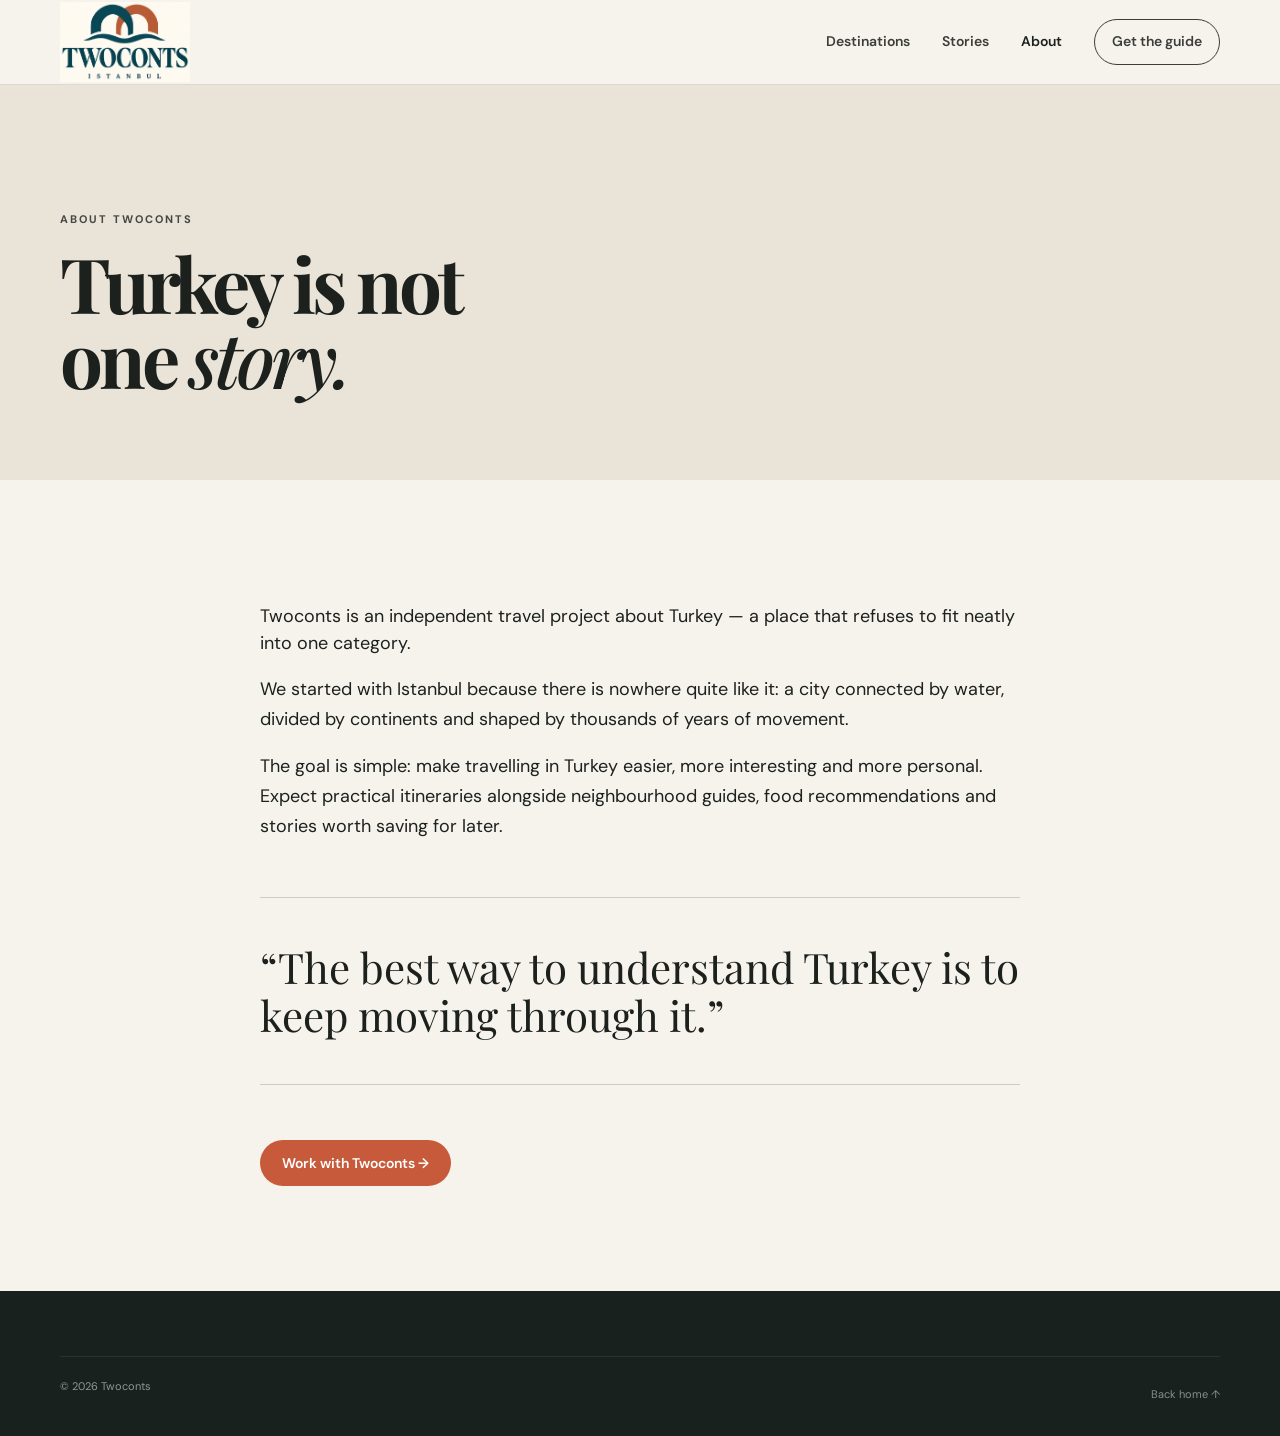
<file: about.html>
<!doctype html>
<html lang="en"><head><meta charset="utf-8"><meta name="viewport" content="width=device-width, initial-scale=1"><title>About — Twoconts</title><link rel="preconnect" href="https://fonts.googleapis.com"><link rel="preconnect" href="https://fonts.gstatic.com" crossorigin><link href="https://fonts.googleapis.com/css2?family=DM+Sans:wght@400;500;600;700&family=Playfair+Display:wght@500;600;700&display=swap" rel="stylesheet"><link rel="stylesheet" href="assets/css/style.css"><link rel="icon" href="/favicon.ico" sizes="any"><link rel="icon" type="image/png" sizes="192x192" href="/assets/img/favicon.png"><link rel="apple-touch-icon" href="/assets/img/apple-touch-icon.png"></head>
<body><header class="site-header solid"><div class="container nav"><a class="brand" href="index.html"><img class="tc-logo" src="assets/img/twoconts-wordmark.webp" alt="TwoConts Istanbul" width="565" height="345"></a><button class="menu-toggle" aria-label="Open menu">☰</button><nav><a href="destinations.html">Destinations</a><a href="articles.html">Stories</a><a class="active" href="about.html">About</a><a class="nav-cta" href="contact.html">Get the guide</a></nav></div></header>
<main><section class="page-hero"><div class="container"><p class="eyebrow">ABOUT TWOCONTS</p><h1>Turkey is not<br>one <em>story.</em></h1></div></section><section class="section"><div class="container narrow"><p class="article-intro">Twoconts is an independent travel project about Turkey — a place that refuses to fit neatly into one category.</p><p>We started with Istanbul because there is nowhere quite like it: a city connected by water, divided by continents and shaped by thousands of years of movement.</p><p>The goal is simple: make travelling in Turkey easier, more interesting and more personal. Expect practical itineraries alongside neighbourhood guides, food recommendations and stories worth saving for later.</p><div class="quote">“The best way to understand Turkey is to keep moving through it.”</div><a class="btn btn-primary" href="contact.html">Work with Twoconts →</a></div></section></main><footer class="footer"><div class="container footer-bottom"><span>© 2026 Twoconts</span><a href="index.html">Back home ↑</a></div></footer><script src="assets/js/main.js"></script></body></html>
</file>
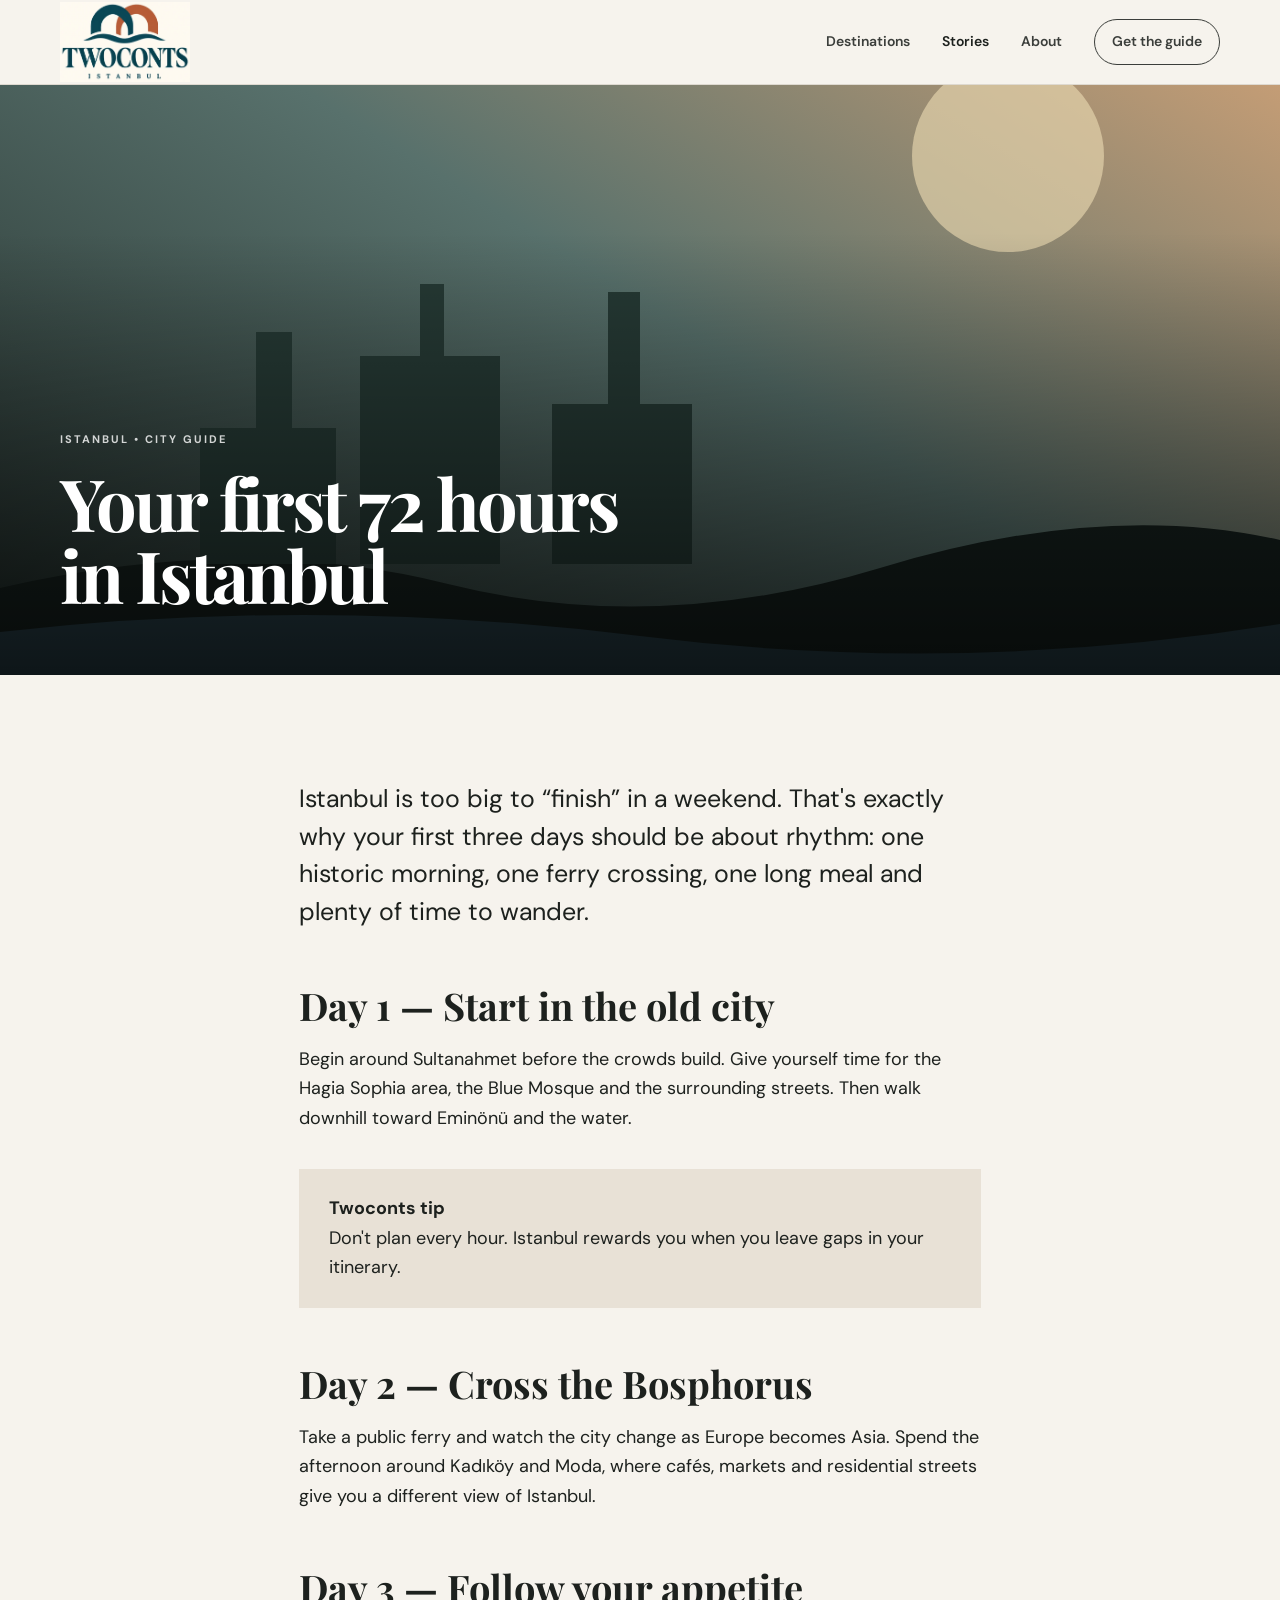
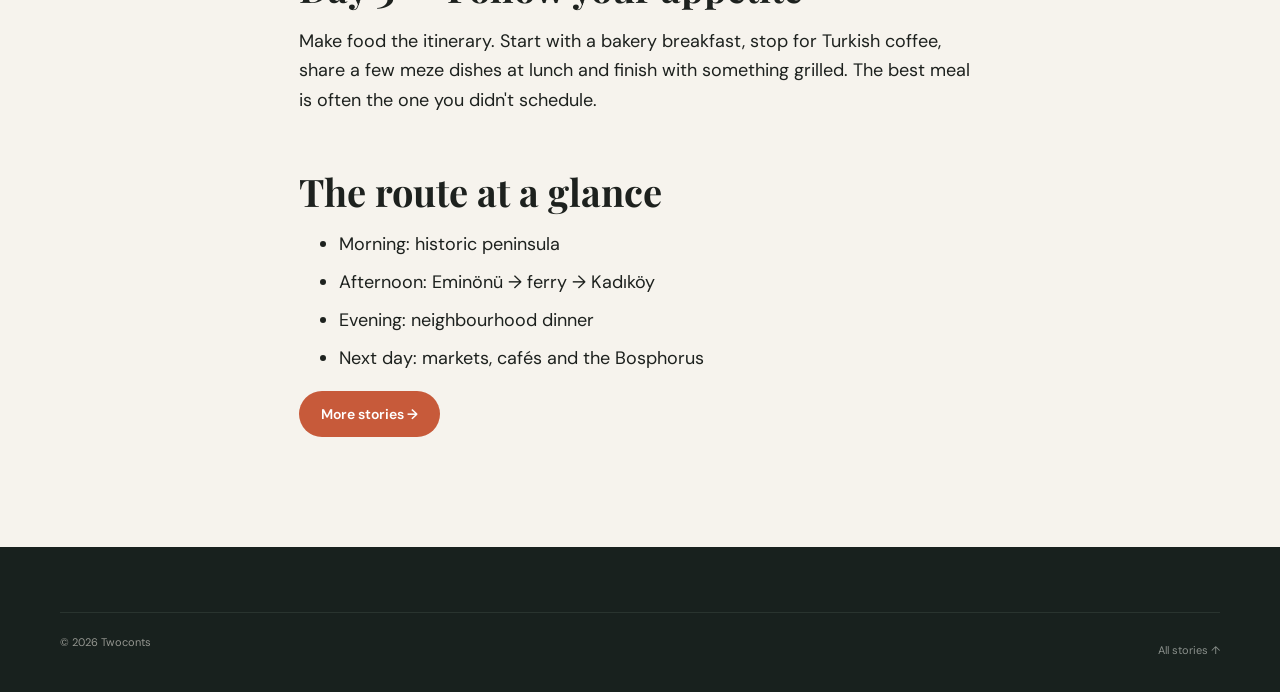
<file: article-istanbul.html>
<!doctype html>
<html lang="en"><head><meta charset="utf-8"><meta name="viewport" content="width=device-width, initial-scale=1"><meta name="description" content="A 72-hour first-timer guide to Istanbul."><title>Your first 72 hours in Istanbul — Twoconts</title><link rel="preconnect" href="https://fonts.googleapis.com"><link rel="preconnect" href="https://fonts.gstatic.com" crossorigin><link href="https://fonts.googleapis.com/css2?family=DM+Sans:wght@400;500;600;700&family=Playfair+Display:wght@500;600;700&display=swap" rel="stylesheet"><link rel="stylesheet" href="assets/css/style.css"><link rel="icon" href="/favicon.ico" sizes="any"><link rel="icon" type="image/png" sizes="192x192" href="/assets/img/favicon.png"><link rel="apple-touch-icon" href="/assets/img/apple-touch-icon.png"></head>
<body><header class="site-header solid"><div class="container nav"><a class="brand" href="index.html"><img class="tc-logo" src="assets/img/twoconts-wordmark.webp" alt="TwoConts Istanbul" width="565" height="345"></a><button class="menu-toggle" aria-label="Open menu">☰</button><nav><a href="destinations.html">Destinations</a><a class="active" href="articles.html">Stories</a><a href="about.html">About</a><a class="nav-cta" href="contact.html">Get the guide</a></nav></div></header>
<main><article><div class="article-cover istanbul-image"><div class="cover-text container"><p class="eyebrow">ISTANBUL • CITY GUIDE</p><h1>Your first 72 hours<br>in Istanbul</h1></div></div><div class="article-content"><p class="article-intro">Istanbul is too big to “finish” in a weekend. That's exactly why your first three days should be about rhythm: one historic morning, one ferry crossing, one long meal and plenty of time to wander.</p>
<h2>Day 1 — Start in the old city</h2><p>Begin around Sultanahmet before the crowds build. Give yourself time for the Hagia Sophia area, the Blue Mosque and the surrounding streets. Then walk downhill toward Eminönü and the water.</p>
<div class="callout"><strong>Twoconts tip</strong><br>Don't plan every hour. Istanbul rewards you when you leave gaps in your itinerary.</div>
<h2>Day 2 — Cross the Bosphorus</h2><p>Take a public ferry and watch the city change as Europe becomes Asia. Spend the afternoon around Kadıköy and Moda, where cafés, markets and residential streets give you a different view of Istanbul.</p>
<h2>Day 3 — Follow your appetite</h2><p>Make food the itinerary. Start with a bakery breakfast, stop for Turkish coffee, share a few meze dishes at lunch and finish with something grilled. The best meal is often the one you didn't schedule.</p>
<h2>The route at a glance</h2><ul><li>Morning: historic peninsula</li><li>Afternoon: Eminönü → ferry → Kadıköy</li><li>Evening: neighbourhood dinner</li><li>Next day: markets, cafés and the Bosphorus</li></ul>
<a class="btn btn-primary" href="articles.html">More stories →</a></div></article></main><footer class="footer"><div class="container footer-bottom"><span>© 2026 Twoconts</span><a href="articles.html">All stories ↑</a></div></footer><script src="assets/js/main.js"></script></body></html>
</file>
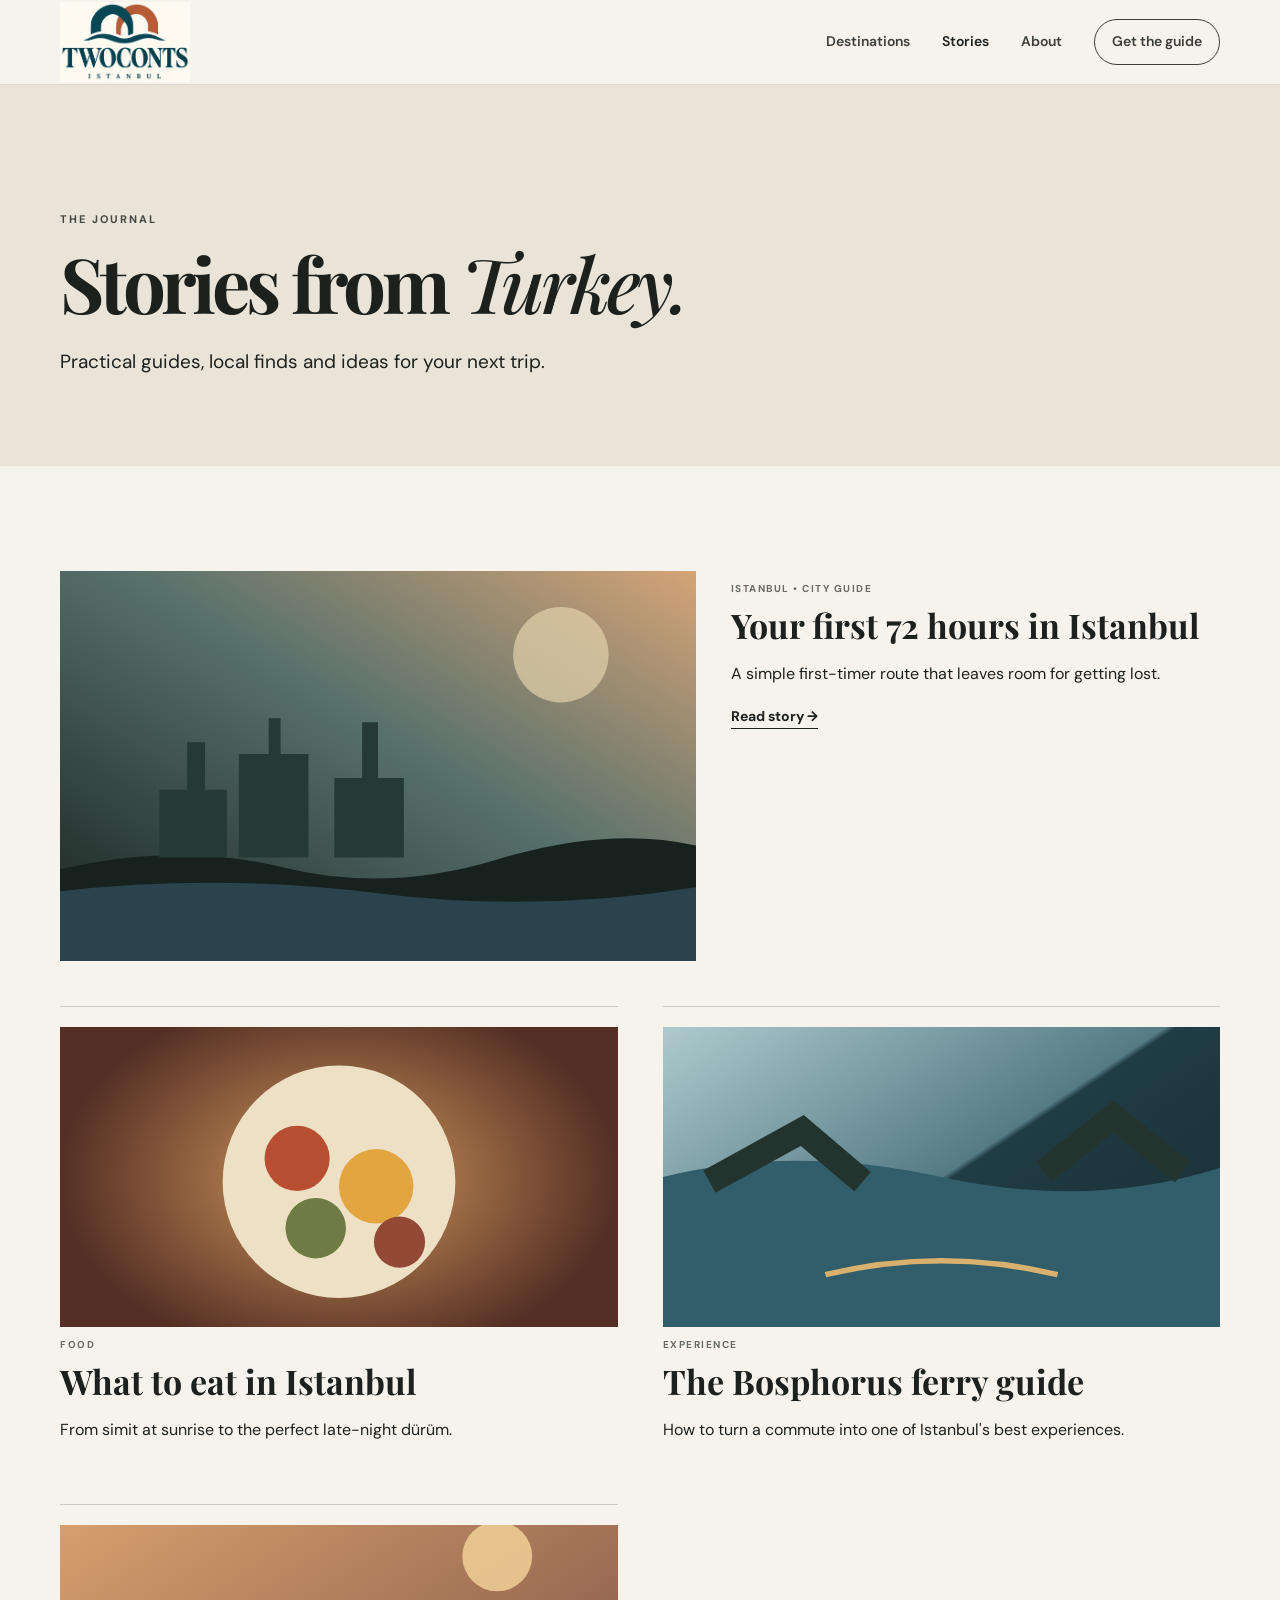
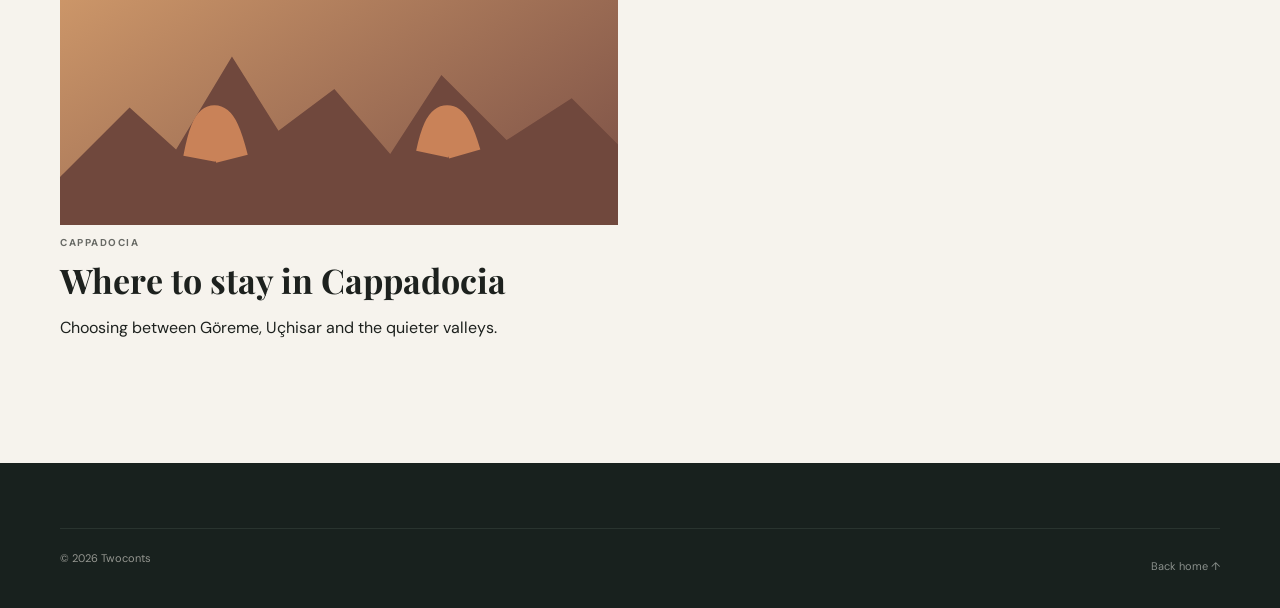
<file: articles.html>
<!doctype html>
<html lang="en"><head><meta charset="utf-8"><meta name="viewport" content="width=device-width, initial-scale=1"><meta name="description" content="Turkey travel stories and practical guides from Twoconts."><title>Stories — Twoconts</title><link rel="preconnect" href="https://fonts.googleapis.com"><link rel="preconnect" href="https://fonts.gstatic.com" crossorigin><link href="https://fonts.googleapis.com/css2?family=DM+Sans:wght@400;500;600;700&family=Playfair+Display:wght@500;600;700&display=swap" rel="stylesheet"><link rel="stylesheet" href="assets/css/style.css"><link rel="icon" href="/favicon.ico" sizes="any"><link rel="icon" type="image/png" sizes="192x192" href="/assets/img/favicon.png"><link rel="apple-touch-icon" href="/assets/img/apple-touch-icon.png"></head>
<body><header class="site-header solid"><div class="container nav"><a class="brand" href="index.html"><img class="tc-logo" src="assets/img/twoconts-wordmark.webp" alt="TwoConts Istanbul" width="565" height="345"></a><button class="menu-toggle" aria-label="Open menu">☰</button><nav><a href="destinations.html">Destinations</a><a class="active" href="articles.html">Stories</a><a href="about.html">About</a><a class="nav-cta" href="contact.html">Get the guide</a></nav></div></header>
<main><section class="page-hero compact"><div class="container"><p class="eyebrow">THE JOURNAL</p><h1>Stories from <em>Turkey.</em></h1><p>Practical guides, local finds and ideas for your next trip.</p></div></section>
<section class="section"><div class="container article-grid">
<article class="article-card featured" id="istanbul"><div class="article-image istanbul-image"></div><div><p class="meta">ISTANBUL • CITY GUIDE</p><h2>Your first 72 hours in Istanbul</h2><p>A simple first-timer route that leaves room for getting lost.</p><a class="text-link" href="article-istanbul.html">Read story →</a></div></article>
<article class="article-card" id="food"><div class="article-image food-image"></div><p class="meta">FOOD</p><h2>What to eat in Istanbul</h2><p>From simit at sunrise to the perfect late-night dürüm.</p></article>
<article class="article-card" id="bosphorus"><div class="article-image bosphorus-image"></div><p class="meta">EXPERIENCE</p><h2>The Bosphorus ferry guide</h2><p>How to turn a commute into one of Istanbul's best experiences.</p></article>
<article class="article-card"><div class="article-image cap-image"></div><p class="meta">CAPPADOCIA</p><h2>Where to stay in Cappadocia</h2><p>Choosing between Göreme, Uçhisar and the quieter valleys.</p></article>
</div></section></main><footer class="footer"><div class="container footer-bottom"><span>© 2026 Twoconts</span><a href="index.html">Back home ↑</a></div></footer><script src="assets/js/main.js"></script></body></html>
</file>
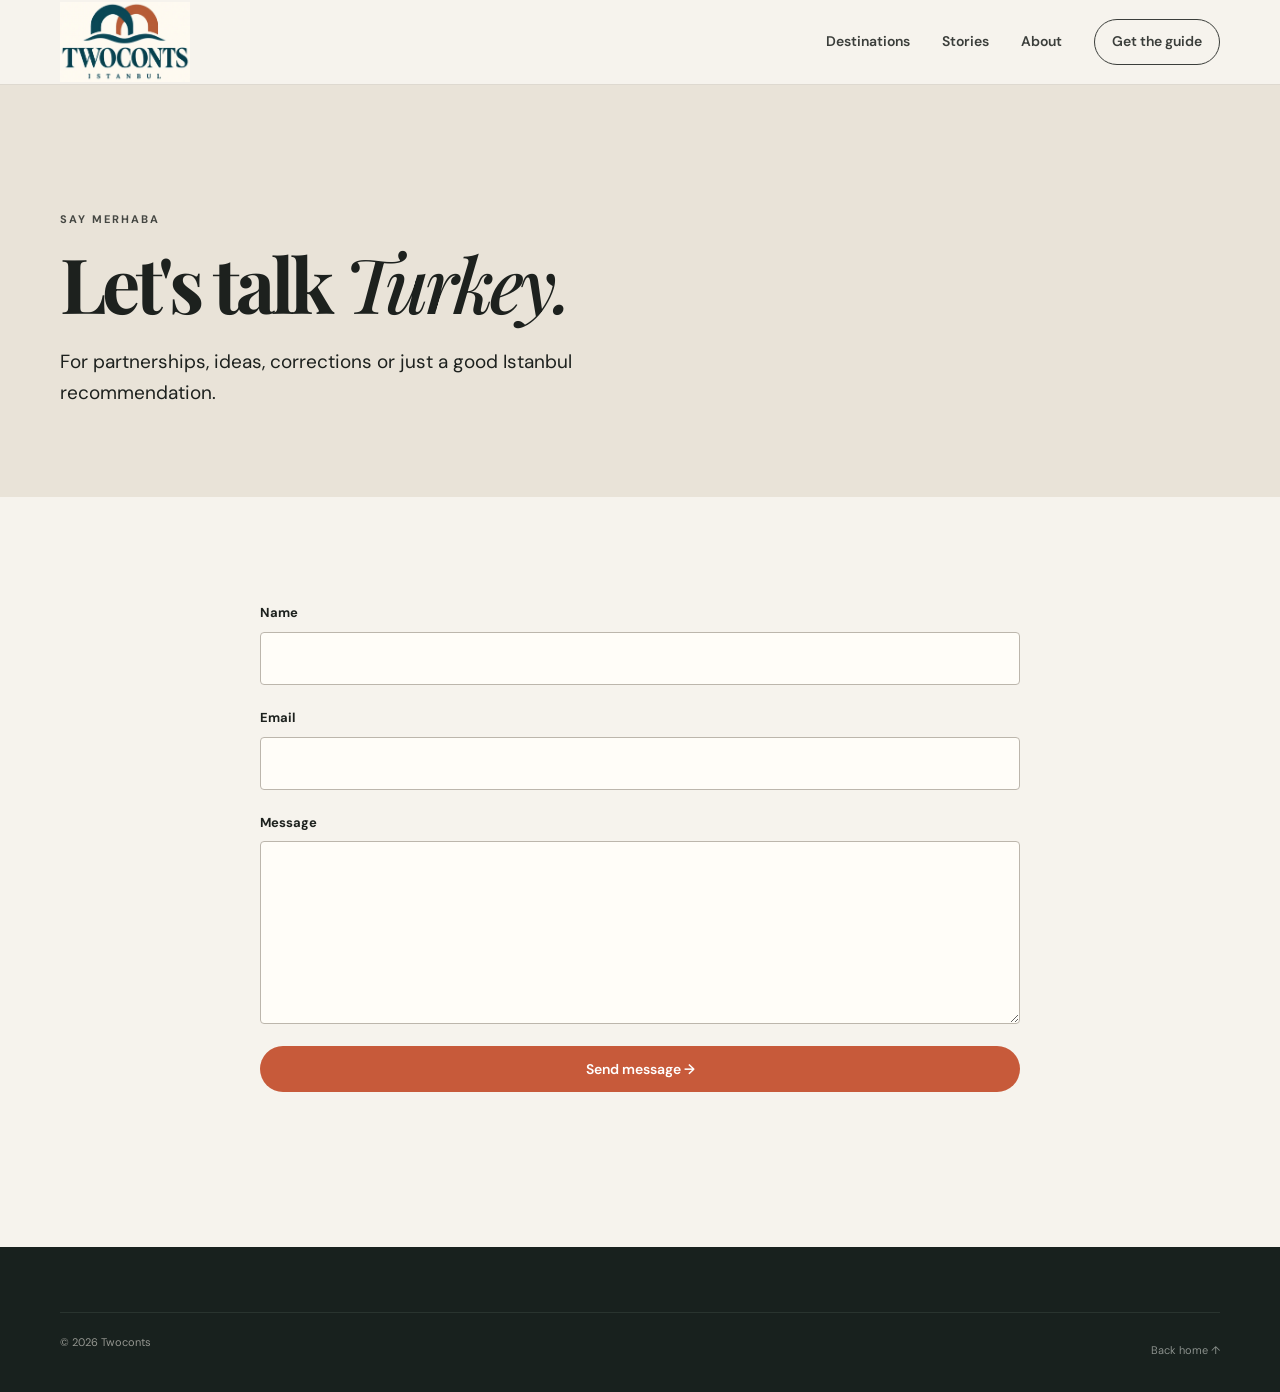
<file: contact.html>
<!doctype html>
<html lang="en"><head><meta charset="utf-8"><meta name="viewport" content="width=device-width, initial-scale=1"><title>Contact — Twoconts</title><link rel="preconnect" href="https://fonts.googleapis.com"><link rel="preconnect" href="https://fonts.gstatic.com" crossorigin><link href="https://fonts.googleapis.com/css2?family=DM+Sans:wght@400;500;600;700&family=Playfair+Display:wght@500;600;700&display=swap" rel="stylesheet"><link rel="stylesheet" href="assets/css/style.css"><link rel="icon" href="/favicon.ico" sizes="any"><link rel="icon" type="image/png" sizes="192x192" href="/assets/img/favicon.png"><link rel="apple-touch-icon" href="/assets/img/apple-touch-icon.png"></head>
<body><header class="site-header solid"><div class="container nav"><a class="brand" href="index.html"><img class="tc-logo" src="assets/img/twoconts-wordmark.webp" alt="TwoConts Istanbul" width="565" height="345"></a><button class="menu-toggle" aria-label="Open menu">☰</button><nav><a href="destinations.html">Destinations</a><a href="articles.html">Stories</a><a href="about.html">About</a><a class="nav-cta" href="contact.html">Get the guide</a></nav></div></header>
<main><section class="page-hero compact"><div class="container"><p class="eyebrow">SAY MERHABA</p><h1>Let's talk <em>Turkey.</em></h1><p>For partnerships, ideas, corrections or just a good Istanbul recommendation.</p></div></section><section class="section"><div class="container narrow"><form class="contact-form" onsubmit="contactSubmit(event)"><label>Name<input required type="text" name="name"></label><label>Email<input required type="email" name="email"></label><label>Message<textarea required name="message" rows="7"></textarea></label><button class="btn btn-primary">Send message →</button><p id="contact-message" class="form-result"></p></form></div></section></main><footer class="footer"><div class="container footer-bottom"><span>© 2026 Twoconts</span><a href="index.html">Back home ↑</a></div></footer><script src="assets/js/main.js"></script></body></html>
</file>
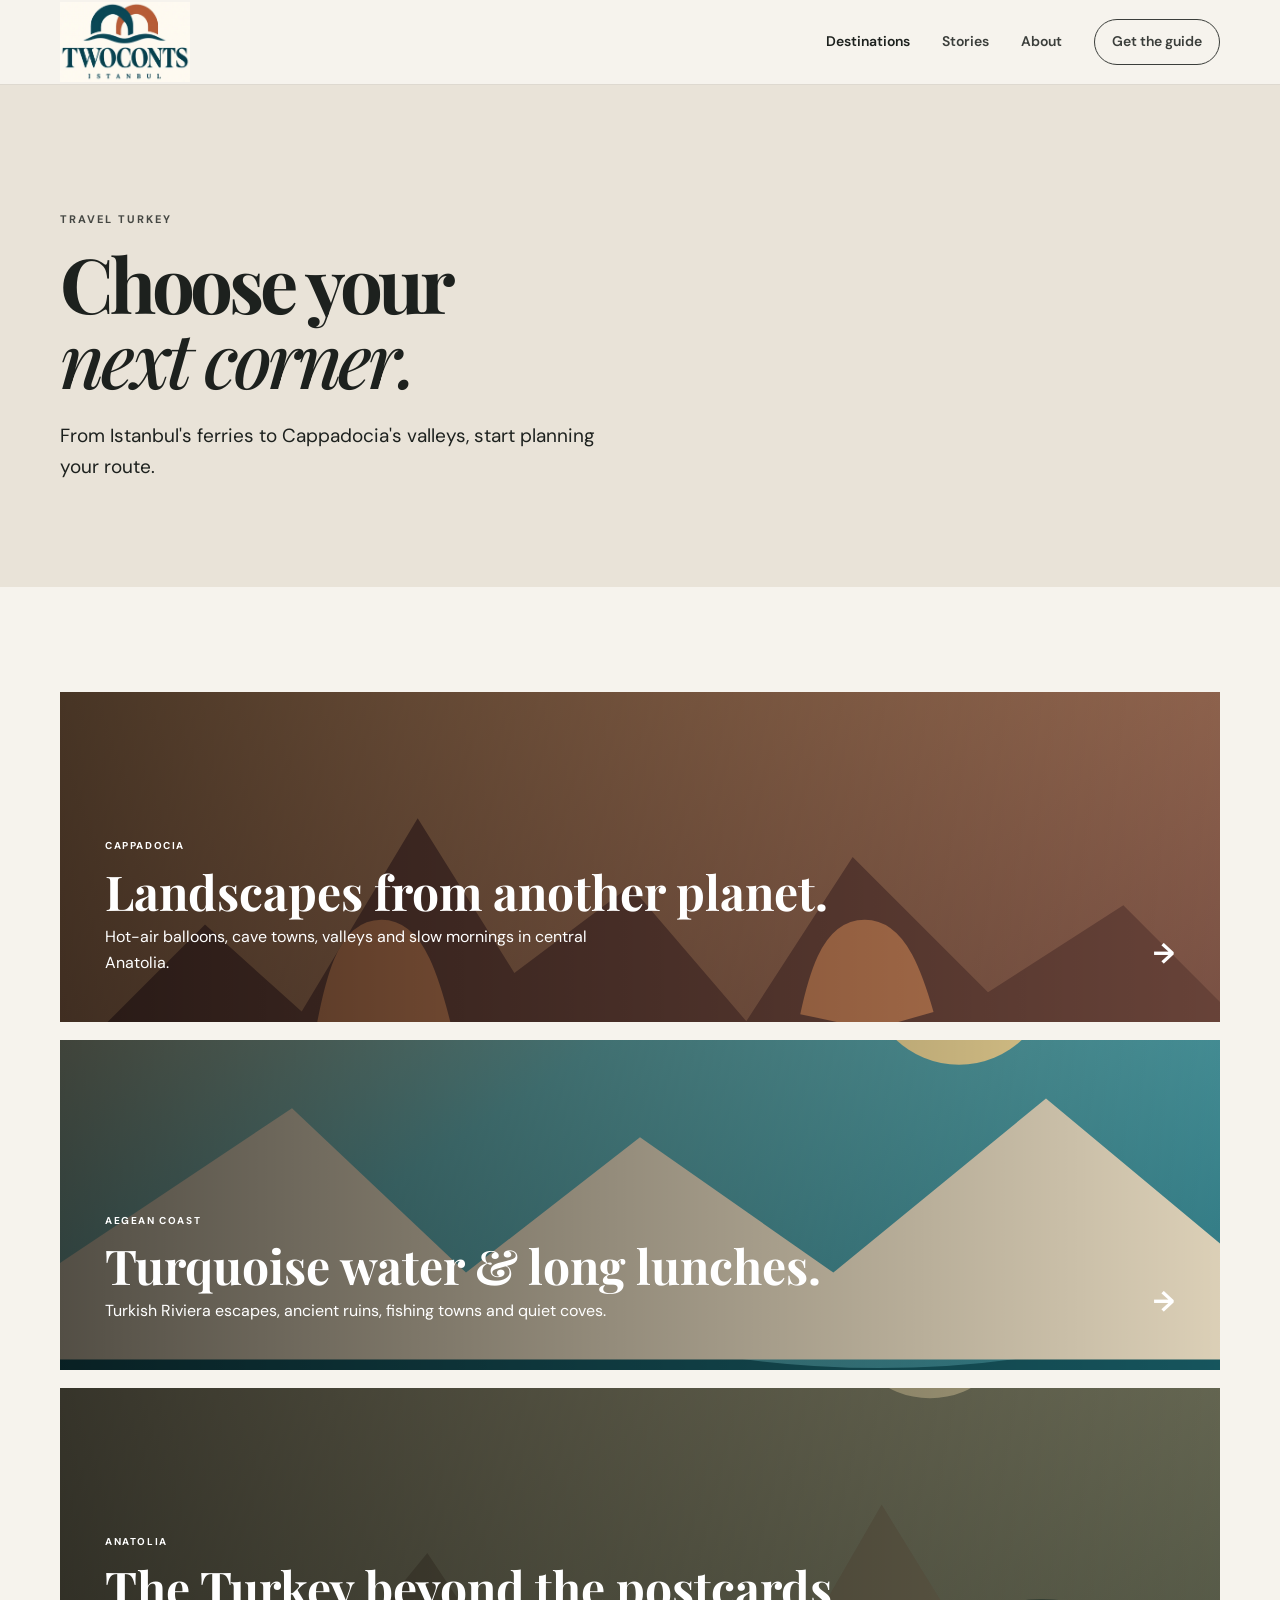
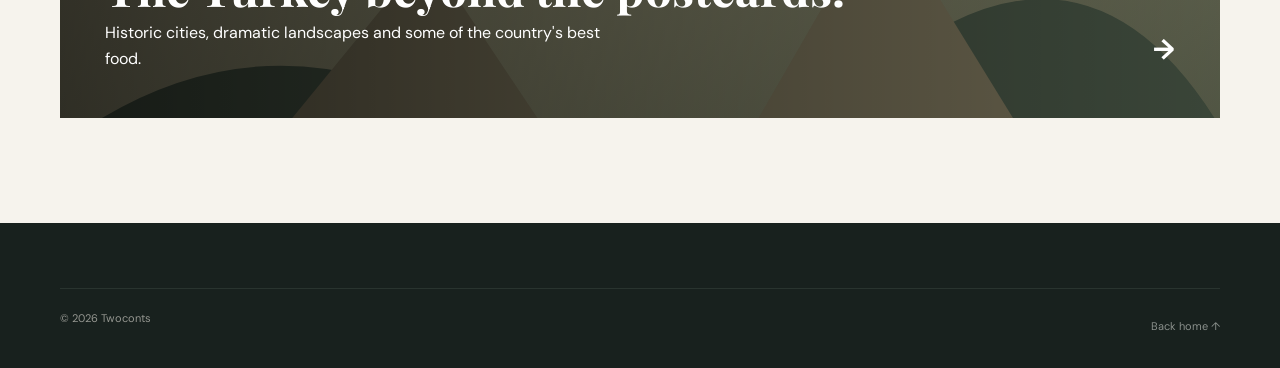
<file: destinations.html>
<!doctype html>
<html lang="en"><head><meta charset="utf-8"><meta name="viewport" content="width=device-width, initial-scale=1"><meta name="description" content="Explore Turkey with Twoconts destination guides."><title>Destinations — Twoconts</title><link rel="preconnect" href="https://fonts.googleapis.com"><link rel="preconnect" href="https://fonts.gstatic.com" crossorigin><link href="https://fonts.googleapis.com/css2?family=DM+Sans:wght@400;500;600;700&family=Playfair+Display:wght@500;600;700&display=swap" rel="stylesheet"><link rel="stylesheet" href="assets/css/style.css"><link rel="icon" href="/favicon.ico" sizes="any"><link rel="icon" type="image/png" sizes="192x192" href="/assets/img/favicon.png"><link rel="apple-touch-icon" href="/assets/img/apple-touch-icon.png"></head>
<body><header class="site-header solid"><div class="container nav"><a class="brand" href="index.html"><img class="tc-logo" src="assets/img/twoconts-wordmark.webp" alt="TwoConts Istanbul" width="565" height="345"></a><button class="menu-toggle" aria-label="Open menu">☰</button><nav><a class="active" href="destinations.html">Destinations</a><a href="articles.html">Stories</a><a href="about.html">About</a><a class="nav-cta" href="contact.html">Get the guide</a></nav></div></header>
<main><section class="page-hero"><div class="container"><p class="eyebrow">TRAVEL TURKEY</p><h1>Choose your<br><em>next corner.</em></h1><p>From Istanbul's ferries to Cappadocia's valleys, start planning your route.</p></div></section>
<section class="section"><div class="container destination-list">
<a id="cappadocia" class="destination-row cap" href="articles.html"><div><span>CAPPADOCIA</span><h2>Landscapes from another planet.</h2><p>Hot-air balloons, cave towns, valleys and slow mornings in central Anatolia.</p></div><strong>→</strong></a>
<a id="aegean" class="destination-row aegean" href="articles.html"><div><span>AEGEAN COAST</span><h2>Turquoise water & long lunches.</h2><p>Turkish Riviera escapes, ancient ruins, fishing towns and quiet coves.</p></div><strong>→</strong></a>
<a id="anatolia" class="destination-row anatolia" href="articles.html"><div><span>ANATOLIA</span><h2>The Turkey beyond the postcards.</h2><p>Historic cities, dramatic landscapes and some of the country's best food.</p></div><strong>→</strong></a>
</div></section></main><footer class="footer"><div class="container footer-bottom"><span>© 2026 Twoconts</span><a href="index.html">Back home ↑</a></div></footer><script src="assets/js/main.js"></script></body></html>
</file>
<file: assets/css/style.css>
*{box-sizing:border-box}html{scroll-behavior:smooth}body{margin:0;color:#1d211e;background:#f6f3ed;font-family:'DM Sans',Arial,sans-serif;line-height:1.65}a{color:inherit;text-decoration:none}.container{width:min(1160px,calc(100% - 48px));margin:auto}.site-header{position:absolute;top:0;left:0;right:0;z-index:10;color:#fff}.site-header.solid{position:relative;background:#f6f3ed;color:#1d211e;border-bottom:1px solid #ded9d0}.nav{height:84px;display:flex;align-items:center;justify-content:space-between}.brand{display:flex;align-items:center;gap:10px;font-weight:700;letter-spacing:-.04em;font-size:20px}.brand-mark{display:grid;place-items:center;width:31px;height:31px;border:1px solid currentColor;border-radius:50%;font-family:Georgia,serif;font-style:italic}.dot{color:#c75a3a}.nav nav{display:flex;align-items:center;gap:32px;font-size:14px;font-weight:600}.nav nav a{opacity:.86}.nav nav a:hover,.nav nav a.active{opacity:1}.nav-cta{border:1px solid currentColor;padding:10px 17px;border-radius:99px}.menu-toggle{display:none;background:none;border:0;color:inherit;font-size:24px}.hero{min-height:92vh;background:linear-gradient(90deg,rgba(8,18,18,.72),rgba(8,18,18,.15)),url('../img/istanbul.svg') center/cover;position:relative;color:#fff;display:flex;align-items:center}.hero-content{padding-top:70px}.eyebrow{font-size:11px;font-weight:700;letter-spacing:.18em;margin:0 0 18px;opacity:.8}.hero h1,.page-hero h1{font-family:'Playfair Display',Georgia,serif;font-size:clamp(52px,7vw,94px);line-height:.98;letter-spacing:-.055em;margin:0;max-width:850px}.hero h1 em,.page-hero h1 em{font-weight:500}.hero-copy{max-width:510px;font-size:18px;margin:26px 0 30px;color:#eee}.hero-actions{display:flex;align-items:center;gap:28px}.btn{display:inline-flex;align-items:center;justify-content:center;gap:16px;border:0;border-radius:99px;padding:14px 22px;font:600 14px 'DM Sans';cursor:pointer}.btn-primary{background:#c75a3a;color:#fff}.text-link{font-weight:700;font-size:14px;border-bottom:1px solid currentColor;padding-bottom:3px}.light{color:#fff}.hero-scroll{position:absolute;bottom:25px;left:calc(50% - 65px);font-size:9px;letter-spacing:.2em;opacity:.7}.section{padding:105px 0}.section-dark{background:#18211e;color:#f8f5ef}.split{display:grid;grid-template-columns:1fr 1fr;gap:80px}.split h2,.section-heading h2{font-family:'Playfair Display',Georgia,serif;font-size:52px;line-height:1.05;letter-spacing:-.04em;margin:0}.lead{font-size:21px;max-width:510px}.lead p{margin-top:0}.section-heading{display:flex;justify-content:space-between;align-items:end;margin-bottom:38px}.feature-grid{display:grid;grid-template-columns:1.35fr .8fr;gap:20px}.story-card{background:#25302b;display:block}.card-image,.thumb,.article-image{background-size:cover;background-position:center}.istanbul-image{background-image:url('../img/istanbul.svg')}.food-image{background-image:url('../img/food.svg')}.bosphorus-image{background-image:url('../img/bosphorus.svg')}.cap-image,.cap{background-image:url('../img/cappadocia.svg')}.story-large .card-image{height:440px}.card-image span{display:inline-block;margin:22px;color:#fff;font-size:10px;letter-spacing:.15em;font-weight:700}.card-body{padding:25px 28px 30px}.card-body h3,.mini-body h3{font-family:'Playfair Display',Georgia,serif;font-size:30px;line-height:1.1;margin:8px 0}.card-body p:last-child{color:#c6cbc6;margin-bottom:0}.meta{font-size:10px;letter-spacing:.15em;font-weight:700;opacity:.65}.stack{display:grid;gap:20px}.horizontal{display:grid;grid-template-columns:42% 58%;min-height:220px}.thumb{min-height:220px}.mini-body{padding:25px;position:relative}.mini-body h3{font-size:25px}.arrow{position:absolute;bottom:24px;right:25px}.destination-grid{display:grid;grid-template-columns:1.1fr 1fr 1fr;gap:18px}.destination-card{min-height:430px;padding:25px;display:flex;align-items:end;color:#fff;background-size:cover;background-position:center;position:relative;overflow:hidden}.destination-card:before{content:'';position:absolute;inset:0;background:linear-gradient(transparent 35%,rgba(0,0,0,.7))}.destination-card>div{position:relative}.destination-card span,.destination-row span{font-size:10px;letter-spacing:.16em;font-weight:700}.destination-card h3{font-family:'Playfair Display',Georgia,serif;font-size:32px;line-height:1.05;margin:8px 0}.aegean{background-image:url('../img/aegean.svg')}.anatolia{background-image:url('../img/anatolia.svg')}.newsletter{padding-top:20px}.newsletter-box{background:#e8e1d6;padding:55px 65px;display:grid;grid-template-columns:1fr 1fr;gap:60px;align-items:center}.newsletter h2{font-family:'Playfair Display';font-size:43px;line-height:1.05;margin:0 0 12px}.newsletter p{margin:0}.subscribe-form{display:flex;gap:10px;flex-wrap:wrap}.subscribe-form input{flex:1;min-width:200px;border:1px solid #bbb4a9;background:#f6f3ed;padding:15px 17px;border-radius:5px;font:inherit}.subscribe-form small{width:100%}.footer{background:#18211e;color:#e8e5dd;padding:65px 0 25px}.footer-grid{display:grid;grid-template-columns:2fr 1fr 1fr;gap:30px;padding-bottom:55px}.footer-brand{margin-bottom:10px}.footer a{display:block;margin:8px 0;color:#d5d9d4}.footer-title{font-size:10px;letter-spacing:.15em;font-weight:700;opacity:.55}.footer-bottom{border-top:1px solid #35413b;padding-top:20px;display:flex;justify-content:space-between;font-size:11px;opacity:.6}.page-hero{padding:125px 0 85px;background:#e9e3d8}.page-hero h1{font-size:76px}.page-hero p:last-child{font-size:19px;max-width:560px;margin-top:25px}.page-hero.compact{padding-bottom:70px}.destination-list{display:grid;gap:18px}.destination-row{min-height:330px;padding:45px;display:flex;justify-content:space-between;align-items:end;color:#fff;background-size:cover;background-position:center;position:relative;overflow:hidden}.destination-row:before{content:'';position:absolute;inset:0;background:linear-gradient(90deg,rgba(0,0,0,.65),rgba(0,0,0,.08))}.destination-row>*{position:relative}.destination-row h2{font-family:'Playfair Display';font-size:48px;line-height:1.05;margin:8px 0}.destination-row p{max-width:520px;margin:0}.destination-row strong{font-size:28px}.article-grid{display:grid;grid-template-columns:1fr 1fr;gap:45px}.article-card{border-top:1px solid #cfc9be;padding-top:20px}.article-card.featured{grid-column:1/-1;display:grid;grid-template-columns:1.3fr 1fr;gap:35px;border:0;padding:0}.article-image{height:300px}.featured .article-image{height:390px}.article-card h2{font-family:'Playfair Display';font-size:34px;line-height:1.1;margin:8px 0}.article-cover{height:590px;background-size:cover;background-position:center;position:relative}.article-cover:after{content:'';position:absolute;inset:0;background:linear-gradient(transparent 25%,rgba(0,0,0,.68))}.cover-text{position:absolute;z-index:1;bottom:65px;left:0;right:0;color:#fff}.cover-text h1{font-family:'Playfair Display';font-size:72px;line-height:1;letter-spacing:-.04em;margin:0}.article-content{max-width:730px;margin:0 auto;padding:80px 24px 110px;font-size:18px}.article-content h2{font-family:'Playfair Display';font-size:38px;line-height:1.1;margin:55px 0 12px}.article-intro{font-size:25px;line-height:1.5}.article-content li{margin:8px 0}.callout{background:#e8e1d6;padding:25px 30px;margin:35px 0}.narrow{max-width:760px}.narrow>p{font-size:18px}.quote{font-family:'Playfair Display';font-size:42px;line-height:1.15;border-top:1px solid #cfc9be;border-bottom:1px solid #cfc9be;padding:45px 0;margin:55px 0}.contact-form{display:grid;gap:22px}.contact-form label{font-weight:700;font-size:13px}.contact-form input,.contact-form textarea{display:block;width:100%;margin-top:8px;border:1px solid #bcb6ac;background:#fffdf8;padding:15px;font:inherit;border-radius:4px}.form-result{font-size:14px}
@media(max-width:760px){.container{width:min(100% - 32px,1160px)}.nav{height:72px}.nav nav{display:none;position:absolute;top:72px;left:0;right:0;background:#f6f3ed;color:#1d211e;padding:20px 16px;flex-direction:column;align-items:stretch;gap:15px}.site-header:not(.solid) .nav nav{background:#18211e;color:#fff}.nav nav.open{display:flex}.nav-cta{text-align:center}.menu-toggle{display:block}.hero{min-height:85vh}.hero h1{font-size:51px}.hero-copy{font-size:16px}.section{padding:70px 0}.split,.feature-grid,.destination-grid,.newsletter-box,.article-grid,.article-card.featured{grid-template-columns:1fr}.split{gap:25px}.section-heading{align-items:start;gap:20px;flex-direction:column}.split h2,.section-heading h2{font-size:40px}.story-large .card-image{height:300px}.horizontal{grid-template-columns:38% 62%}.thumb{min-height:190px}.newsletter-box{padding:35px 25px}.newsletter h2{font-size:36px}.footer-grid{grid-template-columns:1fr 1fr}.footer-grid>div:first-child{grid-column:1/-1}.page-hero h1{font-size:52px}.destination-row{min-height:290px;padding:28px}.destination-row h2{font-size:34px}.article-cover{height:480px}.cover-text h1{font-size:50px}.article-content{padding-top:55px}.article-intro{font-size:21px}.quote{font-size:32px}.footer-bottom{gap:15px;flex-direction:column}}

/* Selected TwoConts Istanbul wordmark. */
.tc-logo{display:block;width:130px;height:auto;object-fit:contain}.tc-brand,.brand{flex-shrink:0}.tc-header .tc-logo{width:118px}.tc-footer .tc-logo{width:150px}
</file>
